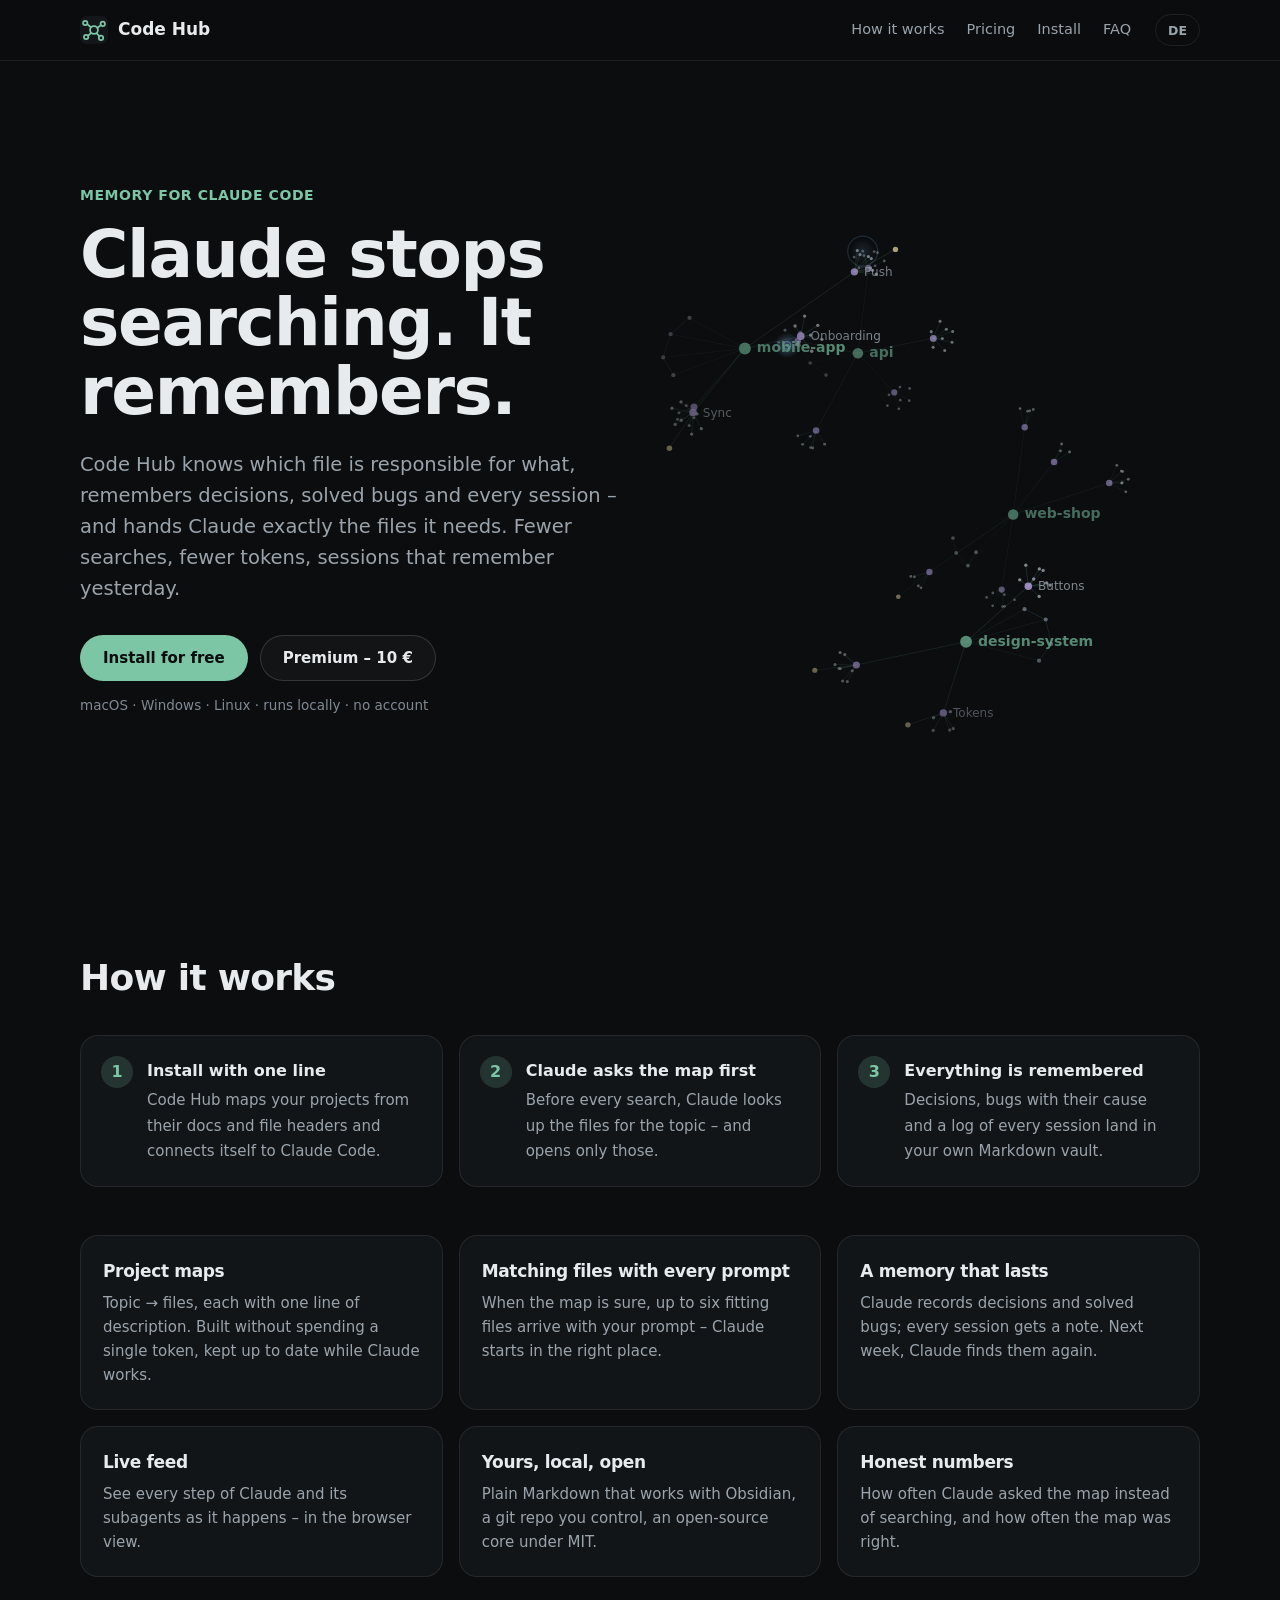
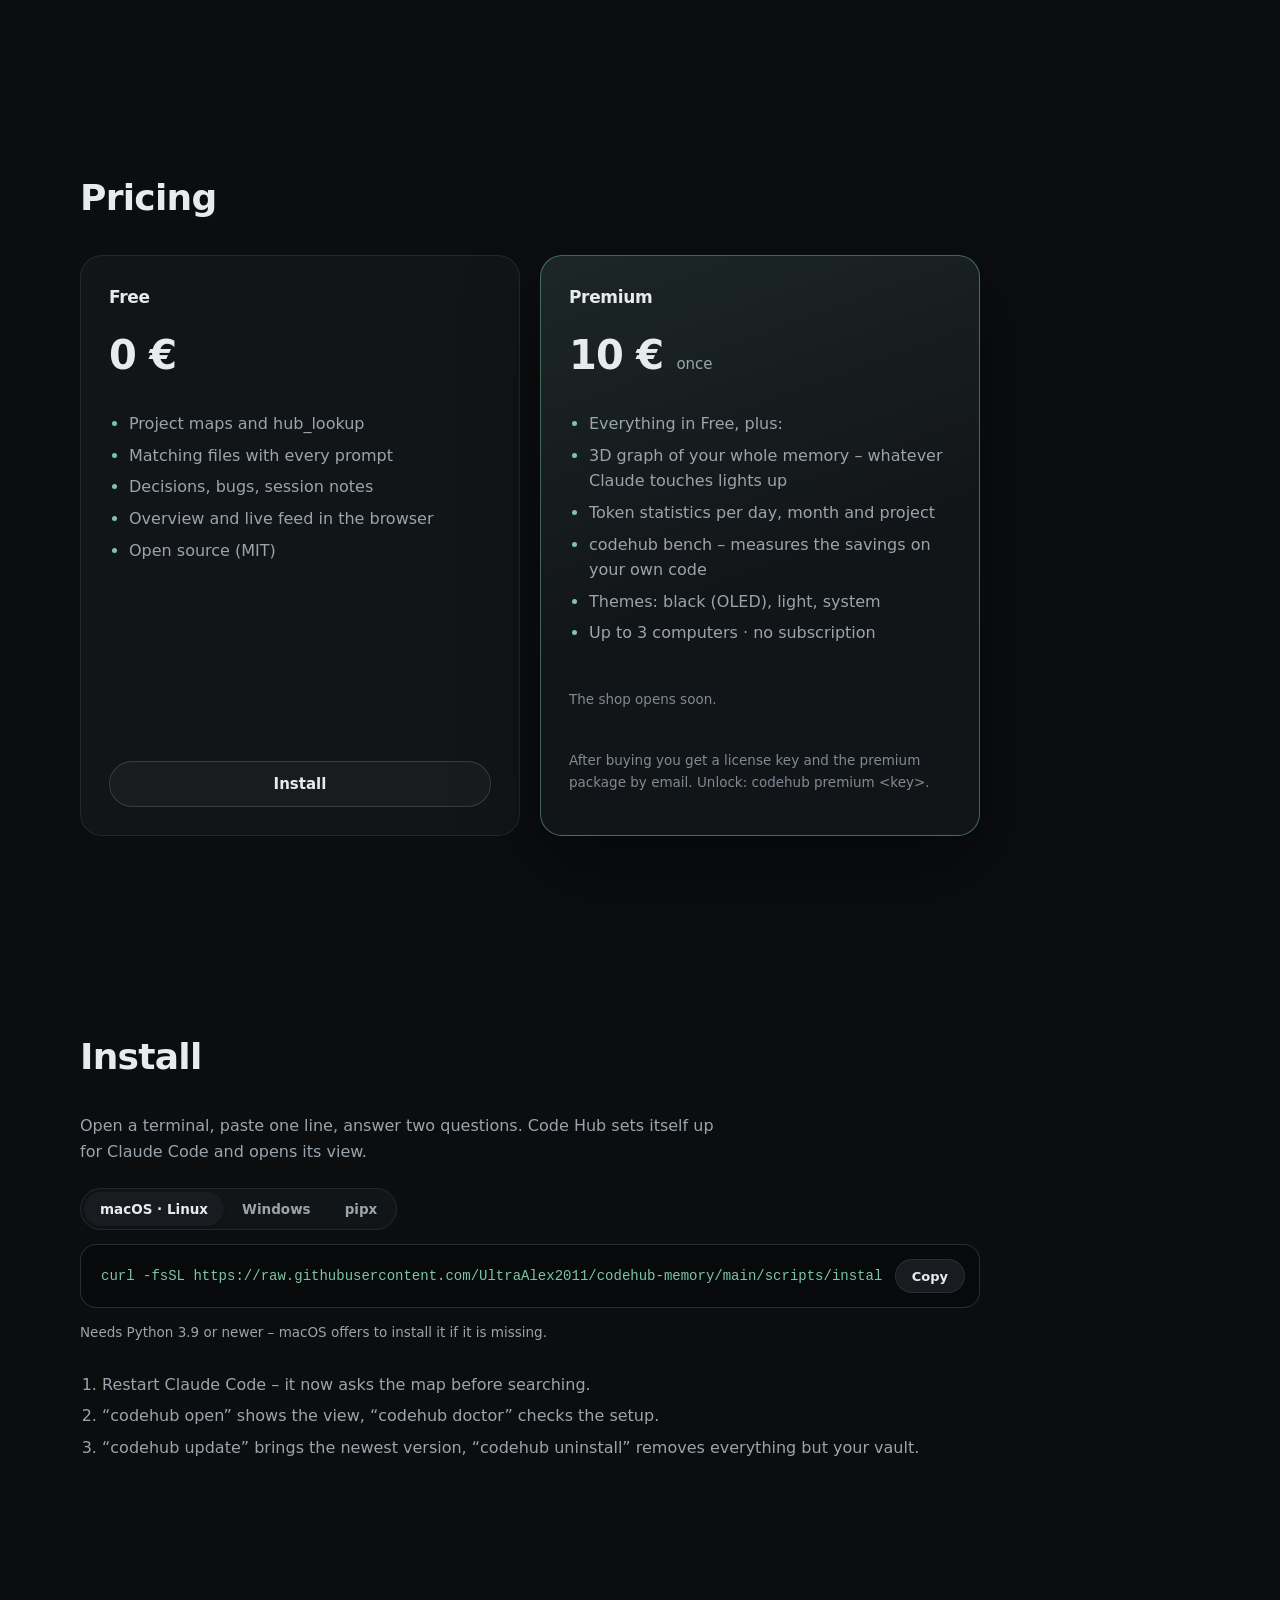
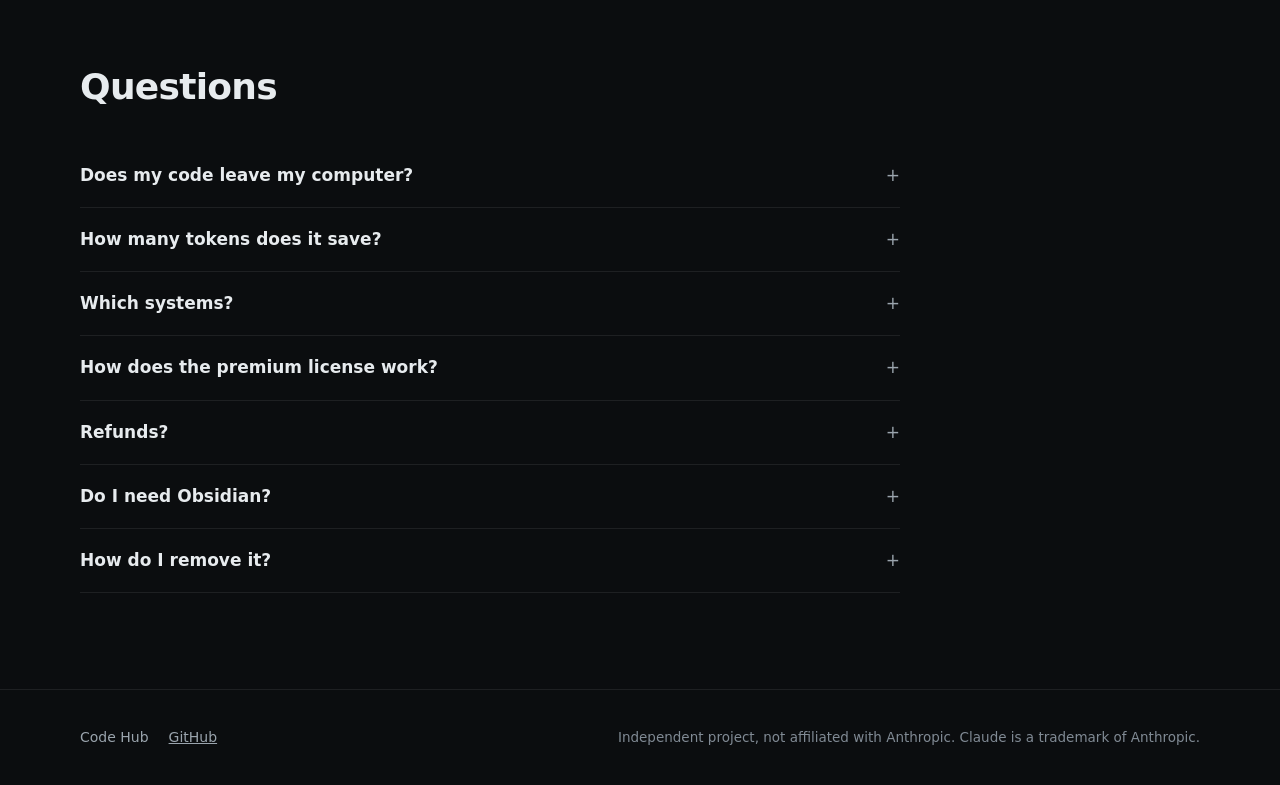
<file: docs/index.html>
<!doctype html>
<html lang="en">
<head>
<meta charset="utf-8">
<meta name="viewport" content="width=device-width, initial-scale=1">
<meta name="color-scheme" content="dark">
<title>Code Hub – memory for Claude Code</title>
<meta name="description" content="Code Hub gives Claude Code a long-term memory: it knows which file does what, remembers decisions and every session, and saves tokens.">
<meta property="og:title" content="Code Hub – memory for Claude Code">
<meta property="og:description" content="Claude asks the map instead of searching your whole project. Fewer tokens, sessions that remember yesterday.">
<link rel="icon" href="icon.svg" type="image/svg+xml">
<link rel="stylesheet" href="site.css">
</head>
<body>
<header class="nav">
  <a class="brand" href="#top"><img src="icon.svg" alt="" width="28" height="28"><span>Code Hub</span></a>
  <nav>
    <a href="#how" data-t="nav_how"></a>
    <a href="#pricing" data-t="nav_pricing"></a>
    <a href="#install" data-t="nav_install"></a>
    <a href="#faq" data-t="nav_faq"></a>
  </nav>
  <button class="lang" id="lang" type="button" aria-label="Language">DE</button>
</header>

<main id="top">
  <section class="hero">
    <canvas id="hero" aria-hidden="true"></canvas>
    <div class="hero-text">
      <p class="eyebrow" data-t="eyebrow"></p>
      <h1 data-t="title"></h1>
      <p class="lead" data-t="lead"></p>
      <div class="cta">
        <a class="btn primary" href="#install" data-t="cta_install"></a>
        <a class="btn" href="#pricing" data-t="cta_premium"></a>
      </div>
      <p class="fine" data-t="hero_fine"></p>
    </div>
  </section>

  <section class="how" id="how">
    <h2 data-t="how_title"></h2>
    <ol class="steps">
      <li><b data-t="step1"></b><span data-t="step1_text"></span></li>
      <li><b data-t="step2"></b><span data-t="step2_text"></span></li>
      <li><b data-t="step3"></b><span data-t="step3_text"></span></li>
    </ol>
    <div class="features">
      <article><h3 data-t="f_map"></h3><p data-t="f_map_text"></p></article>
      <article><h3 data-t="f_auto"></h3><p data-t="f_auto_text"></p></article>
      <article><h3 data-t="f_memory"></h3><p data-t="f_memory_text"></p></article>
      <article><h3 data-t="f_feed"></h3><p data-t="f_feed_text"></p></article>
      <article><h3 data-t="f_local"></h3><p data-t="f_local_text"></p></article>
      <article><h3 data-t="f_numbers"></h3><p data-t="f_numbers_text"></p></article>
    </div>
  </section>

  <section class="pricing" id="pricing">
    <h2 data-t="pricing_title"></h2>
    <div class="plans">
      <article class="plan">
        <h3 data-t="free"></h3>
        <p class="amount">0 €</p>
        <ul>
          <li data-t="free1"></li><li data-t="free2"></li><li data-t="free3"></li><li data-t="free4"></li><li data-t="free5"></li>
        </ul>
        <a class="btn" href="#install" data-t="free_cta"></a>
      </article>
      <article class="plan premium">
        <h3>Premium</h3>
        <p class="amount"><span id="price">10 €</span> <small data-t="once"></small></p>
        <ul>
          <li data-t="prem0"></li><li data-t="prem1"></li><li data-t="prem2"></li><li data-t="prem3"></li><li data-t="prem4"></li><li data-t="prem5"></li>
        </ul>
        <div class="buy" id="buy"></div>
        <p class="fine" data-t="prem_fine"></p>
      </article>
    </div>
  </section>

  <section class="install" id="install">
    <h2 data-t="install_title"></h2>
    <p data-t="install_text"></p>
    <div class="tabs" role="tablist">
      <button role="tab" aria-selected="true" data-os="unix">macOS · Linux</button>
      <button role="tab" aria-selected="false" data-os="win">Windows</button>
      <button role="tab" aria-selected="false" data-os="pipx">pipx</button>
    </div>
    <div class="command">
      <code id="command"></code>
      <button class="copy" id="copy" type="button" data-t="copy"></button>
    </div>
    <p class="fine" id="commandHint"></p>
    <ol class="after">
      <li data-t="after1"></li>
      <li data-t="after2"></li>
      <li data-t="after3"></li>
    </ol>
  </section>

  <section class="faq" id="faq">
    <h2 data-t="faq_title"></h2>
    <details><summary data-t="q_privacy"></summary><p data-t="a_privacy"></p></details>
    <details><summary data-t="q_tokens"></summary><p data-t="a_tokens"></p></details>
    <details><summary data-t="q_systems"></summary><p data-t="a_systems"></p></details>
    <details><summary data-t="q_license"></summary><p data-t="a_license"></p></details>
    <details><summary data-t="q_refund"></summary><p data-t="a_refund"></p></details>
    <details><summary data-t="q_obsidian"></summary><p data-t="a_obsidian"></p></details>
    <details><summary data-t="q_remove"></summary><p data-t="a_remove"></p></details>
  </section>
</main>

<footer class="foot">
  <span>Code Hub</span>
  <a href="https://github.com/UltraAlex2011/codehub-memory">GitHub</a>
  <span id="legal"></span>
  <span class="fine" data-t="not_anthropic"></span>
</footer>

<script src="forces.js"></script>
<script src="site.js"></script>
</body>
</html>
</file>
<file: docs/site.css>
/* Code Hub website: same tokens as the program's web view (dark, quiet,
   one accent), 4 px grid, nested radii. */
:root {
  --accent: #7cc6a5;
  --bg: #0b0d0f;
  --surface: #121518;
  --surface-2: #181c20;
  --edge: rgba(255, 255, 255, 0.08);
  --edge-strong: rgba(255, 255, 255, 0.14);
  --ink: #e7ebee;
  --muted: #9aa4ad;
  --faint: #808a94;
  --topic: #b9a3e3;
  --font: system-ui, -apple-system, "Segoe UI", Roboto, "Noto Sans", "Helvetica Neue", Arial, sans-serif;
  --mono: ui-monospace, "SF Mono", "Cascadia Code", "JetBrains Mono", Menlo, Consolas, monospace;
  --ease: cubic-bezier(0.2, 0.9, 0.25, 1);
  color-scheme: dark;
}
* { box-sizing: border-box; }
html { scroll-behavior: smooth; scroll-padding-top: 80px; }
body { margin: 0; background: var(--bg); color: var(--ink); font: 16px/1.6 var(--font); -webkit-font-smoothing: antialiased; }
a { color: inherit; }
:focus-visible { outline: 2px solid var(--accent); outline-offset: 3px; }
h1, h2, h3 { margin: 0; letter-spacing: -0.02em; }
h2 { font-size: clamp(26px, 4vw, 36px); font-weight: 680; margin-bottom: 28px; }
h3 { font-size: 17px; font-weight: 640; margin-bottom: 6px; }
.fine { color: var(--faint); font-size: 13.5px; }

.nav {
  position: sticky;
  top: 0;
  z-index: 10;
  display: flex;
  align-items: center;
  gap: 24px;
  padding: 14px max(16px, calc((100% - 1120px) / 2));
  background: color-mix(in srgb, var(--bg) 82%, transparent);
  backdrop-filter: blur(14px);
  border-bottom: 1px solid var(--edge);
}
.brand { display: flex; align-items: center; gap: 10px; font-weight: 680; font-size: 17px; text-decoration: none; }
.nav nav { display: flex; gap: 22px; margin-left: auto; }
.nav nav a { color: var(--muted); text-decoration: none; font-size: 14.5px; transition: color 140ms var(--ease); }
.nav nav a:hover { color: var(--ink); }
.lang { height: 32px; padding: 0 12px; border: 1px solid var(--edge); border-radius: 999px; background: none; color: var(--muted); font: 600 12.5px var(--font); cursor: pointer; }
.lang:hover { color: var(--ink); background: rgba(255, 255, 255, 0.05); }

main > section { padding: 96px max(16px, calc((100% - 1120px) / 2)); }

.hero {
  position: relative;
  min-height: min(88vh, 820px);
  display: flex;
  align-items: center;
  overflow: hidden;
}
#hero { position: absolute; inset: 0; width: 100%; height: 100%; }
.hero::after {
  content: "";
  position: absolute;
  inset: 0;
  background: linear-gradient(90deg, var(--bg) 0%, color-mix(in srgb, var(--bg) 85%, transparent) 38%, transparent 70%),
              linear-gradient(0deg, var(--bg), transparent 30%);
  pointer-events: none;
}
.hero-text { position: relative; z-index: 1; max-width: 620px; }
.eyebrow { margin: 0 0 14px; color: var(--accent); font-weight: 600; font-size: 14px; letter-spacing: 0.04em; text-transform: uppercase; }
h1 { font-size: clamp(38px, 6.4vw, 66px); line-height: 1.04; font-weight: 720; }
.lead { margin: 22px 0 30px; color: var(--muted); font-size: clamp(17px, 2vw, 19.5px); max-width: 560px; }
.cta { display: flex; flex-wrap: wrap; gap: 12px; margin-bottom: 14px; }
.btn {
  display: inline-flex;
  align-items: center;
  justify-content: center;
  height: 46px;
  padding: 0 22px;
  border: 1px solid var(--edge-strong);
  border-radius: 999px;
  background: rgba(255, 255, 255, 0.03);
  color: var(--ink);
  font-weight: 600;
  font-size: 15px;
  text-decoration: none;
  cursor: pointer;
  transition: background 140ms var(--ease), transform 140ms var(--ease), border-color 140ms var(--ease);
}
.btn:hover { background: rgba(255, 255, 255, 0.07); }
.btn:active { transform: scale(0.97); }
.btn.primary { border-color: transparent; background: var(--accent); color: #0b0d0f; }
.btn.primary:hover { background: color-mix(in srgb, var(--accent) 88%, white); }
.btn[aria-disabled="true"] { opacity: 0.5; pointer-events: none; }

.steps { display: grid; grid-template-columns: repeat(3, 1fr); gap: 16px; padding: 0; margin: 0 0 48px; list-style: none; counter-reset: step; }
.steps li { position: relative; padding: 22px 22px 22px 66px; border: 1px solid var(--edge); border-radius: 18px; background: var(--surface); counter-increment: step; }
.steps li::before {
  content: counter(step);
  position: absolute;
  left: 20px;
  top: 20px;
  display: grid;
  place-items: center;
  width: 32px;
  height: 32px;
  border-radius: 50%;
  background: color-mix(in srgb, var(--accent) 18%, transparent);
  color: var(--accent);
  font-weight: 700;
}
.steps b { display: block; margin-bottom: 4px; }
.steps span { color: var(--muted); font-size: 15px; }
.features { display: grid; grid-template-columns: repeat(3, 1fr); gap: 16px; }
.features article { padding: 22px; border: 1px solid var(--edge); border-radius: 18px; background: var(--surface); }
.features p { margin: 0; color: var(--muted); font-size: 15px; }

.plans { display: grid; grid-template-columns: 1fr 1fr; gap: 20px; max-width: 900px; }
.plan { display: flex; flex-direction: column; padding: 28px; border: 1px solid var(--edge); border-radius: 22px; background: var(--surface); }
.plan.premium {
  border-color: color-mix(in srgb, var(--accent) 45%, transparent);
  background: linear-gradient(160deg, color-mix(in srgb, var(--accent) 10%, var(--surface)), var(--surface) 55%);
  box-shadow: 0 30px 80px rgba(0, 0, 0, 0.45);
}
.amount { margin: 6px 0 18px; font-size: 40px; font-weight: 720; letter-spacing: -0.02em; }
.amount small { color: var(--muted); font-size: 15px; font-weight: 500; letter-spacing: 0; }
.plan ul { flex: 1; margin: 0 0 24px; padding-left: 20px; color: var(--muted); }
.plan li { margin: 6px 0; }
.plan li::marker { color: var(--accent); }
.buy { display: flex; flex-wrap: wrap; gap: 10px; margin-bottom: 12px; }

.install p { color: var(--muted); max-width: 640px; }
.tabs { display: inline-flex; gap: 2px; padding: 3px; margin: 8px 0 14px; border: 1px solid var(--edge); border-radius: 999px; background: var(--surface); }
.tabs button { height: 34px; padding: 0 16px; border: 0; border-radius: 999px; background: none; color: var(--muted); font: 600 13.5px var(--font); cursor: pointer; }
.tabs button[aria-selected="true"] { background: var(--surface-2); color: var(--ink); box-shadow: 0 1px 3px rgba(0, 0, 0, 0.3); }
.command {
  display: flex;
  align-items: center;
  gap: 12px;
  max-width: 900px;
  padding: 14px 14px 14px 20px;
  border: 1px solid var(--edge-strong);
  border-radius: 16px;
  background: #07090a;
}
.command code { flex: 1; min-width: 0; overflow-x: auto; white-space: nowrap; font: 14px/1.6 var(--mono); color: var(--accent); scrollbar-width: none; }
.copy { flex: none; height: 34px; padding: 0 16px; border: 1px solid var(--edge); border-radius: 999px; background: var(--surface-2); color: var(--ink); font: 600 13px var(--font); cursor: pointer; }
.after { margin: 28px 0 0; color: var(--muted); padding-left: 22px; }
.after li { margin: 6px 0; }

.faq details { max-width: 820px; border-bottom: 1px solid var(--edge); }
.faq summary { padding: 18px 0; font-weight: 600; font-size: 17px; cursor: pointer; list-style: none; }
.faq summary::-webkit-details-marker { display: none; }
.faq summary::after { content: "+"; float: right; color: var(--muted); font-weight: 400; transition: transform 200ms var(--ease); }
.faq details[open] summary::after { transform: rotate(45deg); }
.faq p { margin: 0 0 20px; color: var(--muted); }

.foot { display: flex; flex-wrap: wrap; gap: 20px; align-items: center; padding: 36px max(16px, calc((100% - 1120px) / 2)); border-top: 1px solid var(--edge); color: var(--muted); font-size: 14px; }
.foot a { color: var(--muted); }
.foot .fine { margin-left: auto; }

@media (max-width: 860px) {
  .nav nav { display: none; }
  .lang { margin-left: auto; }
  main > section { padding-top: 64px; padding-bottom: 64px; }
  .steps, .features, .plans { grid-template-columns: 1fr; }
  #hero { opacity: 0.4; }      /* behind the text on narrow screens: present, never in the way */
  .hero::after { background: linear-gradient(0deg, var(--bg) 10%, color-mix(in srgb, var(--bg) 70%, transparent) 60%, transparent); }
  .foot .fine { margin-left: 0; }
}
@media (prefers-reduced-motion: reduce) {
  html { scroll-behavior: auto; }
  * { transition-duration: 1ms !important; }
}
</file>
